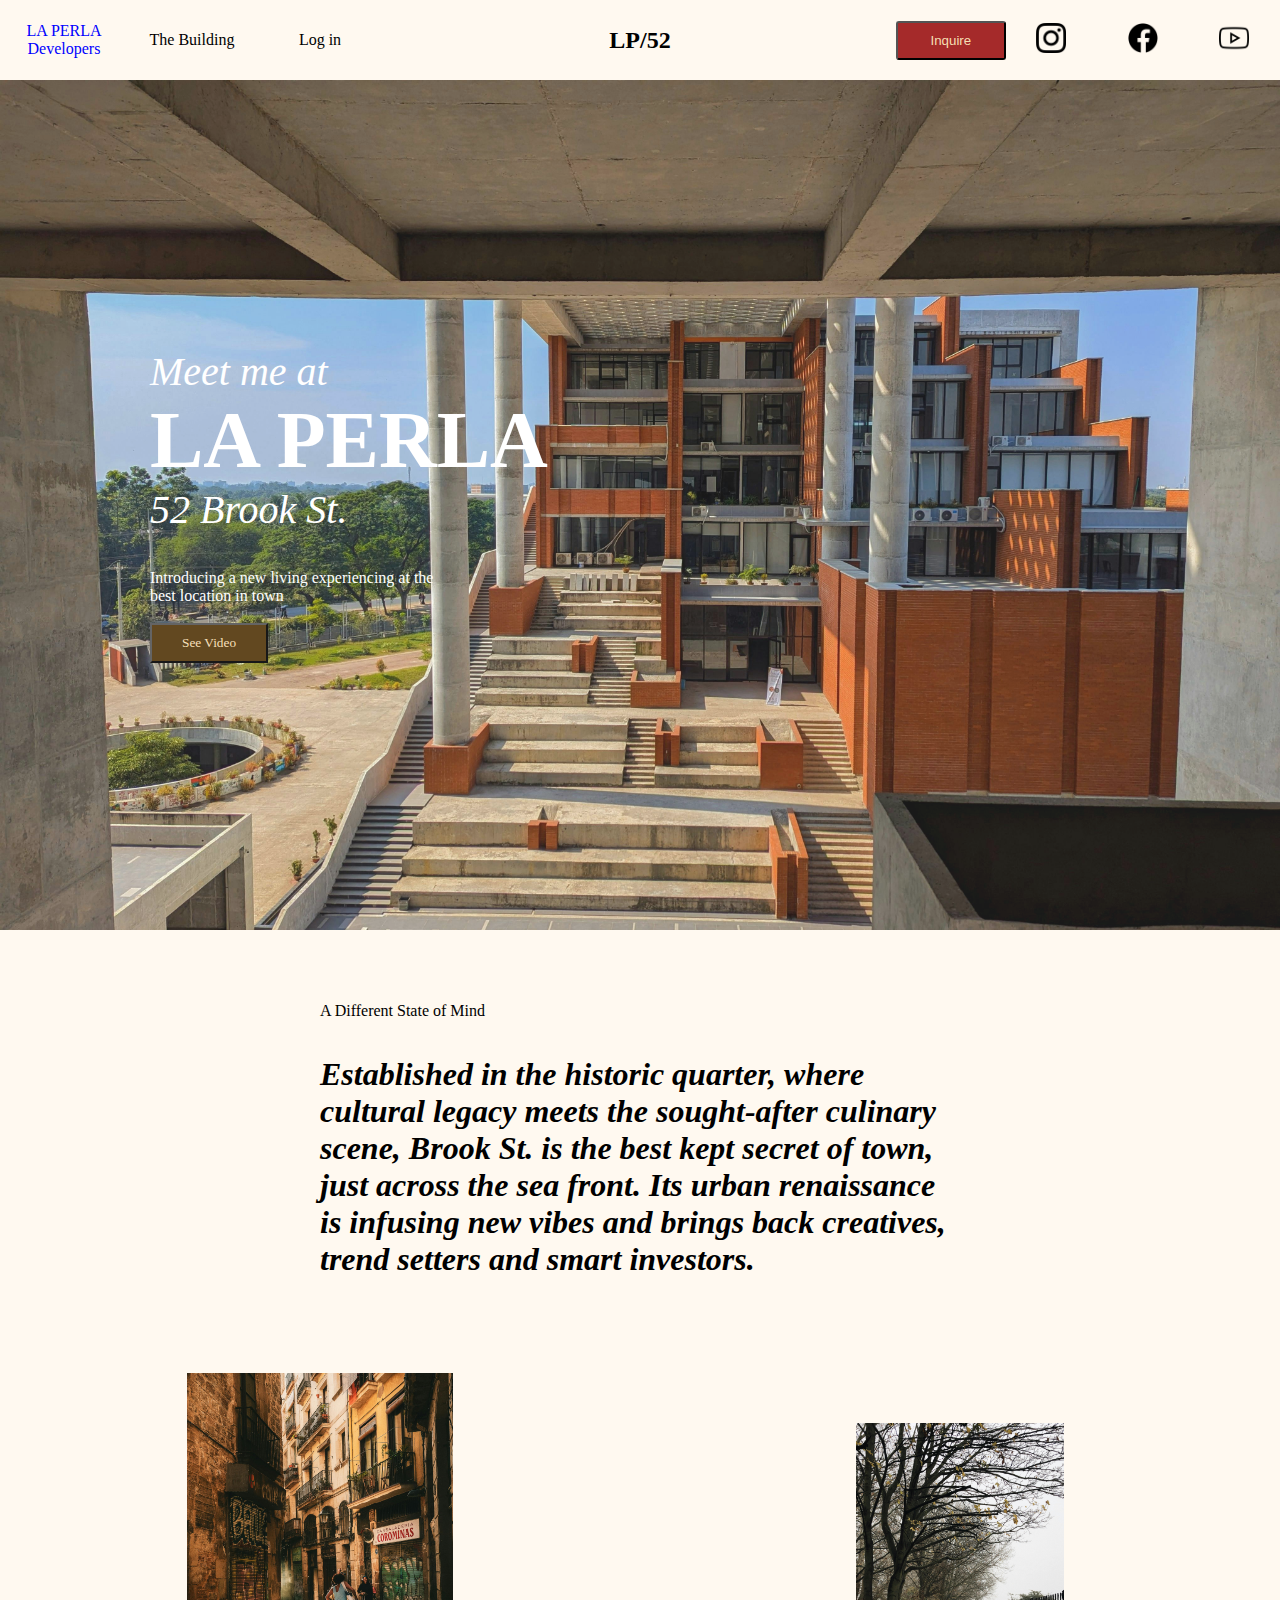
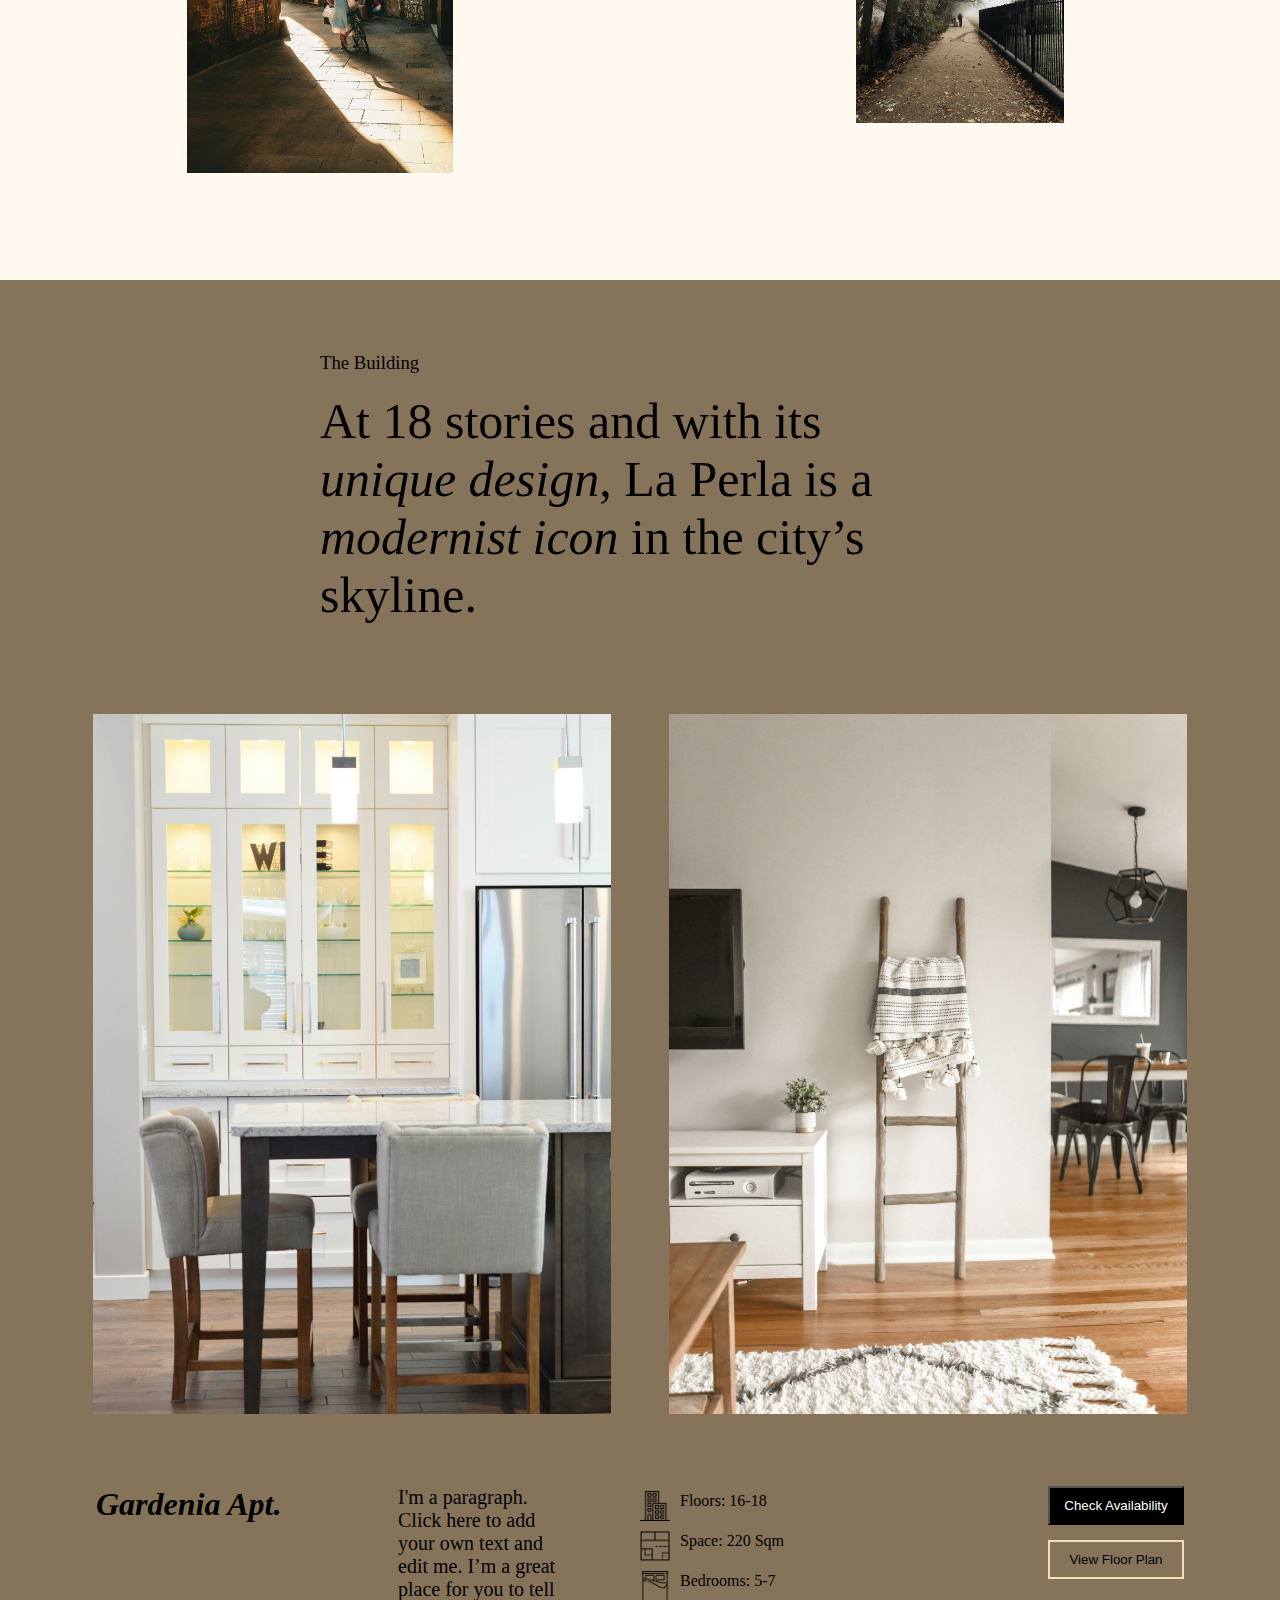
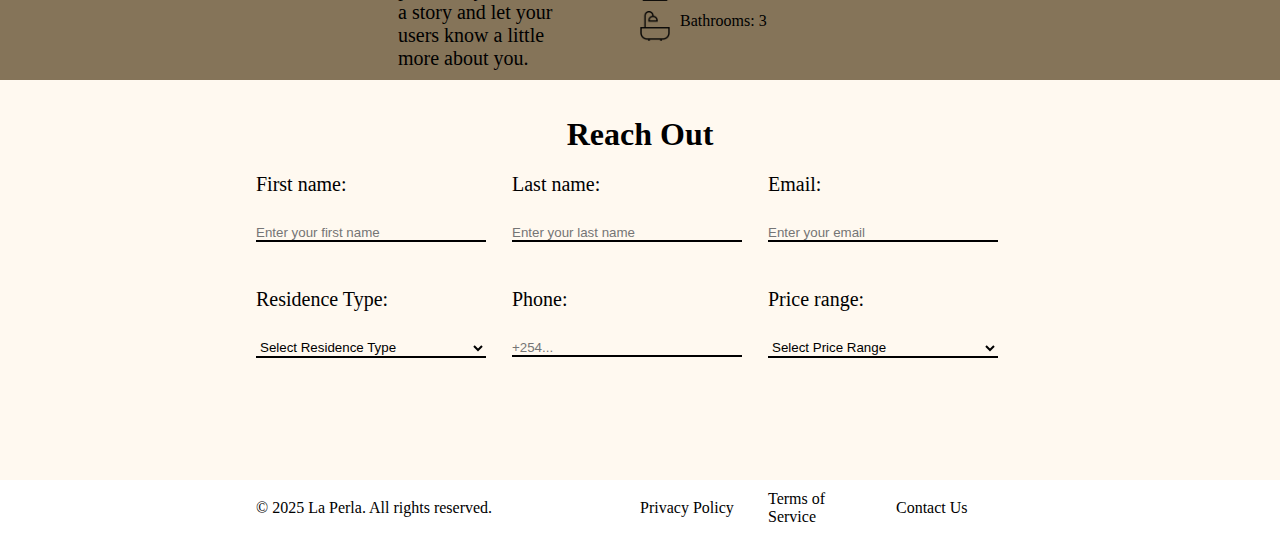
<file: CSS LAB 2/index.html>
<!DOCTYPE html>
<html lang="en">
<head>
    <meta charset="UTF-8">
    <meta name="viewport" content="width=device-width, initial-scale=1.0">
    <title>Home</title>
    <link rel="stylesheet" href="index.css">
</head>
<body>
    <div class="header">

        <div class="header-left">
            <ul class="header-links">
                <li><a href="index.html" style="color: blue;">LA PERLA Developers</a></li>
                <li><a href="Buildings.html" target="_self">The Building</a></li>
                <li><a href="login.html" target="_blank">Log in</a></li>

            </ul>
        </div>

        <div class="header-center">
            <div class="title">
                <h1 id="demo">LP/52</h1>
            </div>
        </div>

        <div class="header-right">
            <button>Inquire</button>
            <a href="#"><img src="images/instagram.png" alt=""></a>
            <a href="#"><img src="images/facebook.png" alt=""></a>
            <a href="#"><img src="images/youtube.png" alt=""></a>
        </div>

    </div>

    <div class="page1">
        <div class="page1-text">
            <h2><i>Meet me at</i></h2>
            <h1>LA PERLA</h1>
            <h2><i>52 Brook St.</i></h2>
            <br><br>
            <p>Introducing a new living experiencing at the <br>best location in town</p>
            <br>
            <button>See Video</button>
        </div>
    </div>
    
    <div class="page2">
        <br><br><br><br>
        <div class="page2-text">
            <p>A Different State of Mind</p>
            <br><br>
            <h1><i>Established in the historic quarter, where cultural legacy meets the sought-after culinary scene, Brook St. is the best kept secret of town, just across the sea front. Its urban renaissance is infusing new vibes and brings back creatives, trend setters and smart investors.</i></h1>

        </div>

        <br><br><br><br>

        <div class="page2-images">
            <div class="page2-image1">
                <img src="images/path2.jpg" alt="">
            </div>

            <div class="page2-image2">
                <img src="images/path1.jpg" alt="">
                
            </div>
        </div>


        
    </div>

    <div class="page3">
        <br><br><br><br>
        <div class="page3-text-top">
            <h3>The Building</h3>
            <br>
            <h1>At 18 stories and with its <i>unique design</i>, La Perla is a <i>modernist icon</i> in the city’s skyline.</h1>
        </div>

        <br><br><br><br><br>

        <div class="page3-images">
            <div class="page3-image1">
                <img src="images/kitchen1.jpg" alt="image">
            </div>

            <div class="page3-image2">
                <img src="images/kitchen2.jpg" alt="image">
            </div>
        </div>

        <br><br><br><br>

        <div class="page3-text-bottom">
            <div class="page3-section1">
                <h1><i>Gardenia Apt.</i></h1>
            </div>

            <div class="page3-section2">
                <p>I'm a paragraph. Click here to add your own text and edit me. I’m a great place for you to tell a story and let your users know a little more about you.</p>

            </div>

            <div class="page3-section3">
                <ul>
                    <div class="housing">
                        <img src="images/icons/building.png" alt="">
                        <li>Floors: 16-18</li>
                    </div>

                    <div class="housing">
                        <img src="images/icons/layout-design.png" alt="">
                        <li>Space: 220 Sqm</li>
                    </div>

                    <div class="housing">
                        <img src="images/icons/bed.png" alt="">
                        <li>Bedrooms: 5-7</li>
                    </div>

                    <div class="housing">
                        <img src="images/icons/bathroom.png" alt="">
                        <li>Bathrooms: 3</li>
                    </div>
                    
                </ul>
            </div>

            <div class="page3-section4">
                <div class="page3-button1">
                    <button>Check Availability</button>
                </div>

                <div class="page3-button2">
                    <button>View Floor Plan</button>
                </div>
            </div>
        </div>
    </div>

    <div class="page4">
        <div class="page4-form">
            <br><br>
            <h1>Reach Out</h1>

            <div id="form">
                <form>

                    <div id="form-left">
                        <label for="">First name: </label>
                        <br><br>
                        <input type="text" name="first-name" id="first-name" placeholder="Enter your first name">
                        <br><br><br>
                        <label for="">Residence Type: </label>
                        <br><br>
                        <select name="" id="Residence-Type">
                            <option value="">Select Residence Type</option>
                            <option value="">1 Bedroom</option>
                            <option value="">2 Bedroom</option>
                            <option value="">3 Bedroom</option>
                            <option value="">4 Bedroom</option>
                            <option value="">Villa</option>
                        </select>
                    </div>

                    <div id="form-center">
                        <label for="">Last name: </label>
                        <br><br>
                        <input type="text" name="last-name" id="last-name" placeholder="Enter your last name">  
                        <br><br><br>
                        <label for="">Phone: </label>
                        <br><br>
                        <input type="tel" name="phone" id="phone" placeholder="+254...">
                    </div>

                    <div id="form-right">
                        <label for="">Email: </label>
                        <br><br>
                        <input type="email" name="email" id="email" placeholder="Enter your email">
                        <br><br><br>
                        <label for="">Price range: </label>
                        <br><br>
                        <select name="" id="Price-Range">
                            <option value="">Select Price Range</option>
                            <option value="">$100,000 - $200,000</option>
                            <option value="">$200,000 - $300,000</option>
                            <option value="">$300,000 - $400,000</option>
                            <option value="">$400,000 - $500,000</option>
                            <option value="">$500,000+</option>
                        </select>
                    </div>
                </form>

            </div>


        </div>

    </div>

    <footer>
        <div class="footer-text">
            <p id="">&copy; 2025 La Perla. All rights reserved.</p>
        </div>

        <div class="footer-links">
            <ul>
                <li><a href="#">Privacy Policy</a></li>
                <li><a href="#">Terms of Service</a></li>
                <li><a href="#">Contact Us</a></li>
            </ul>
        </div>
    </footer>
    




    <script src="index.js"></script>


</body>
</html>
</file>
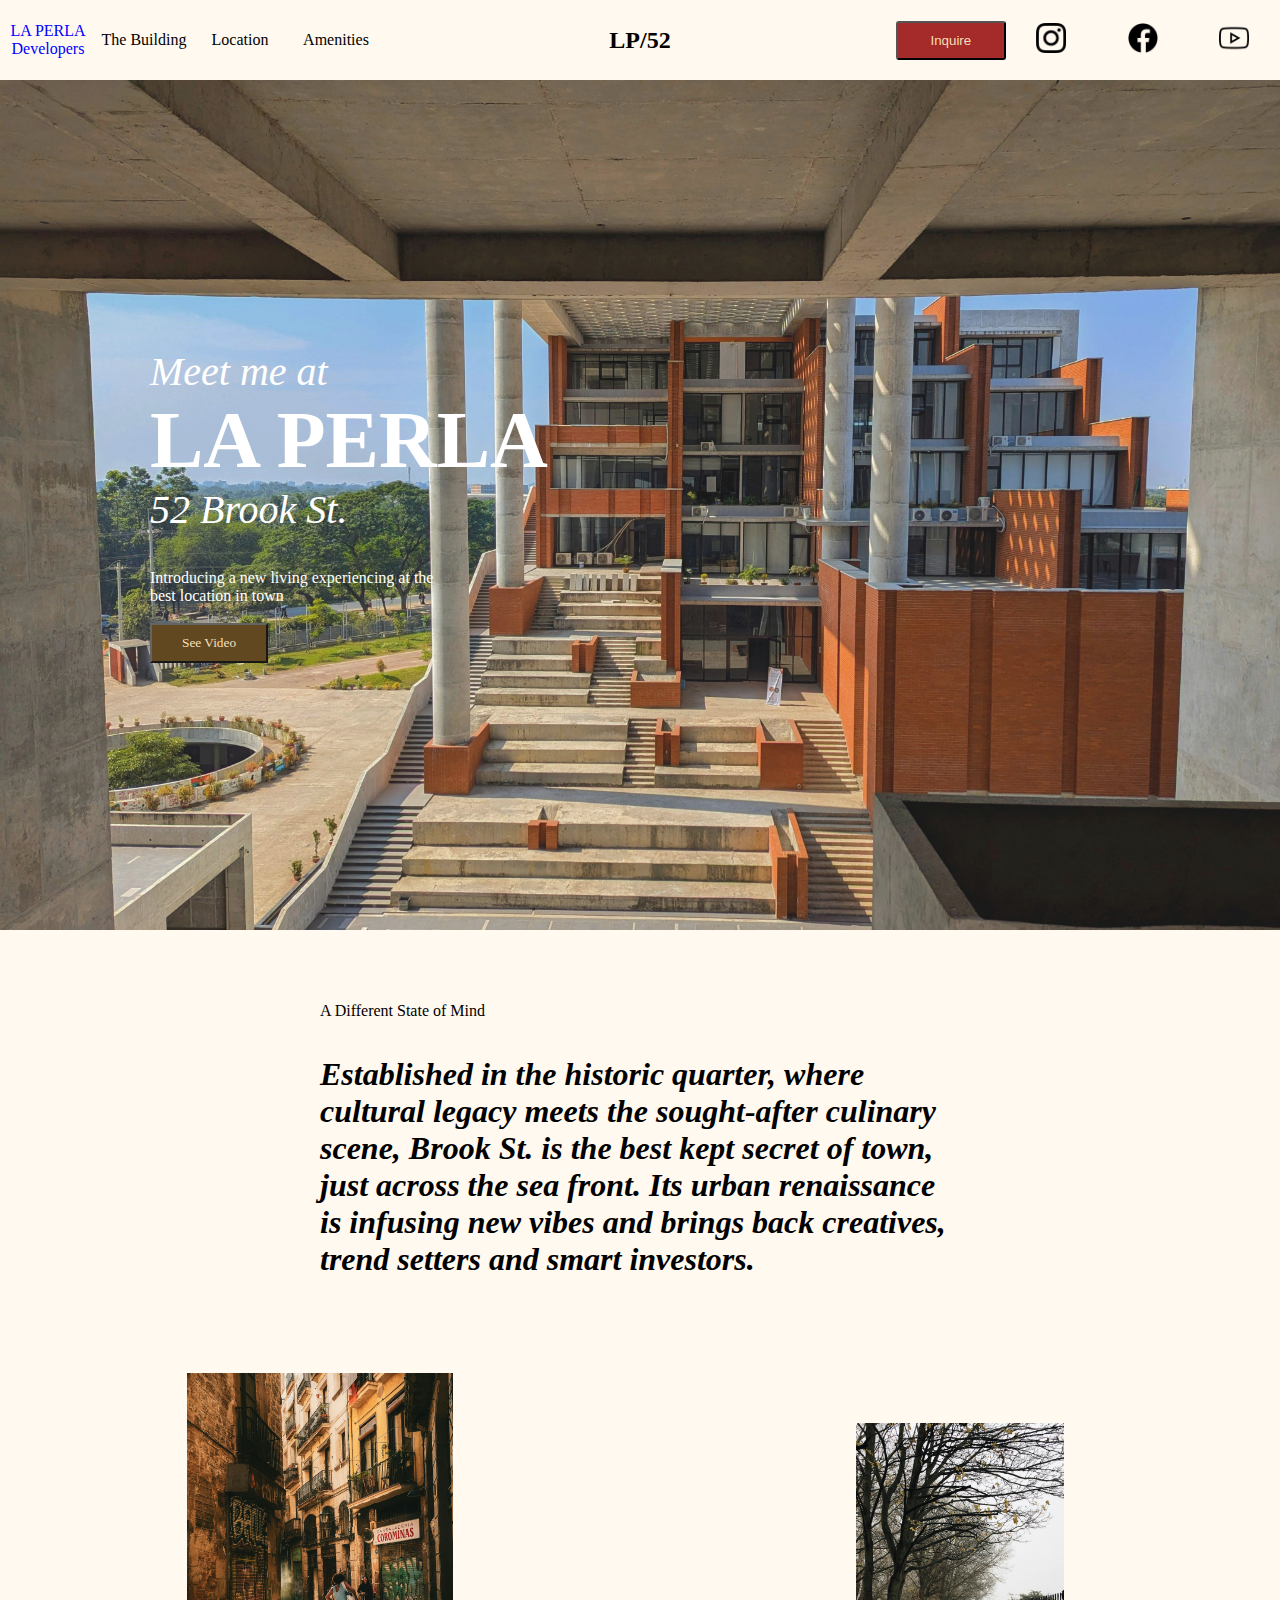
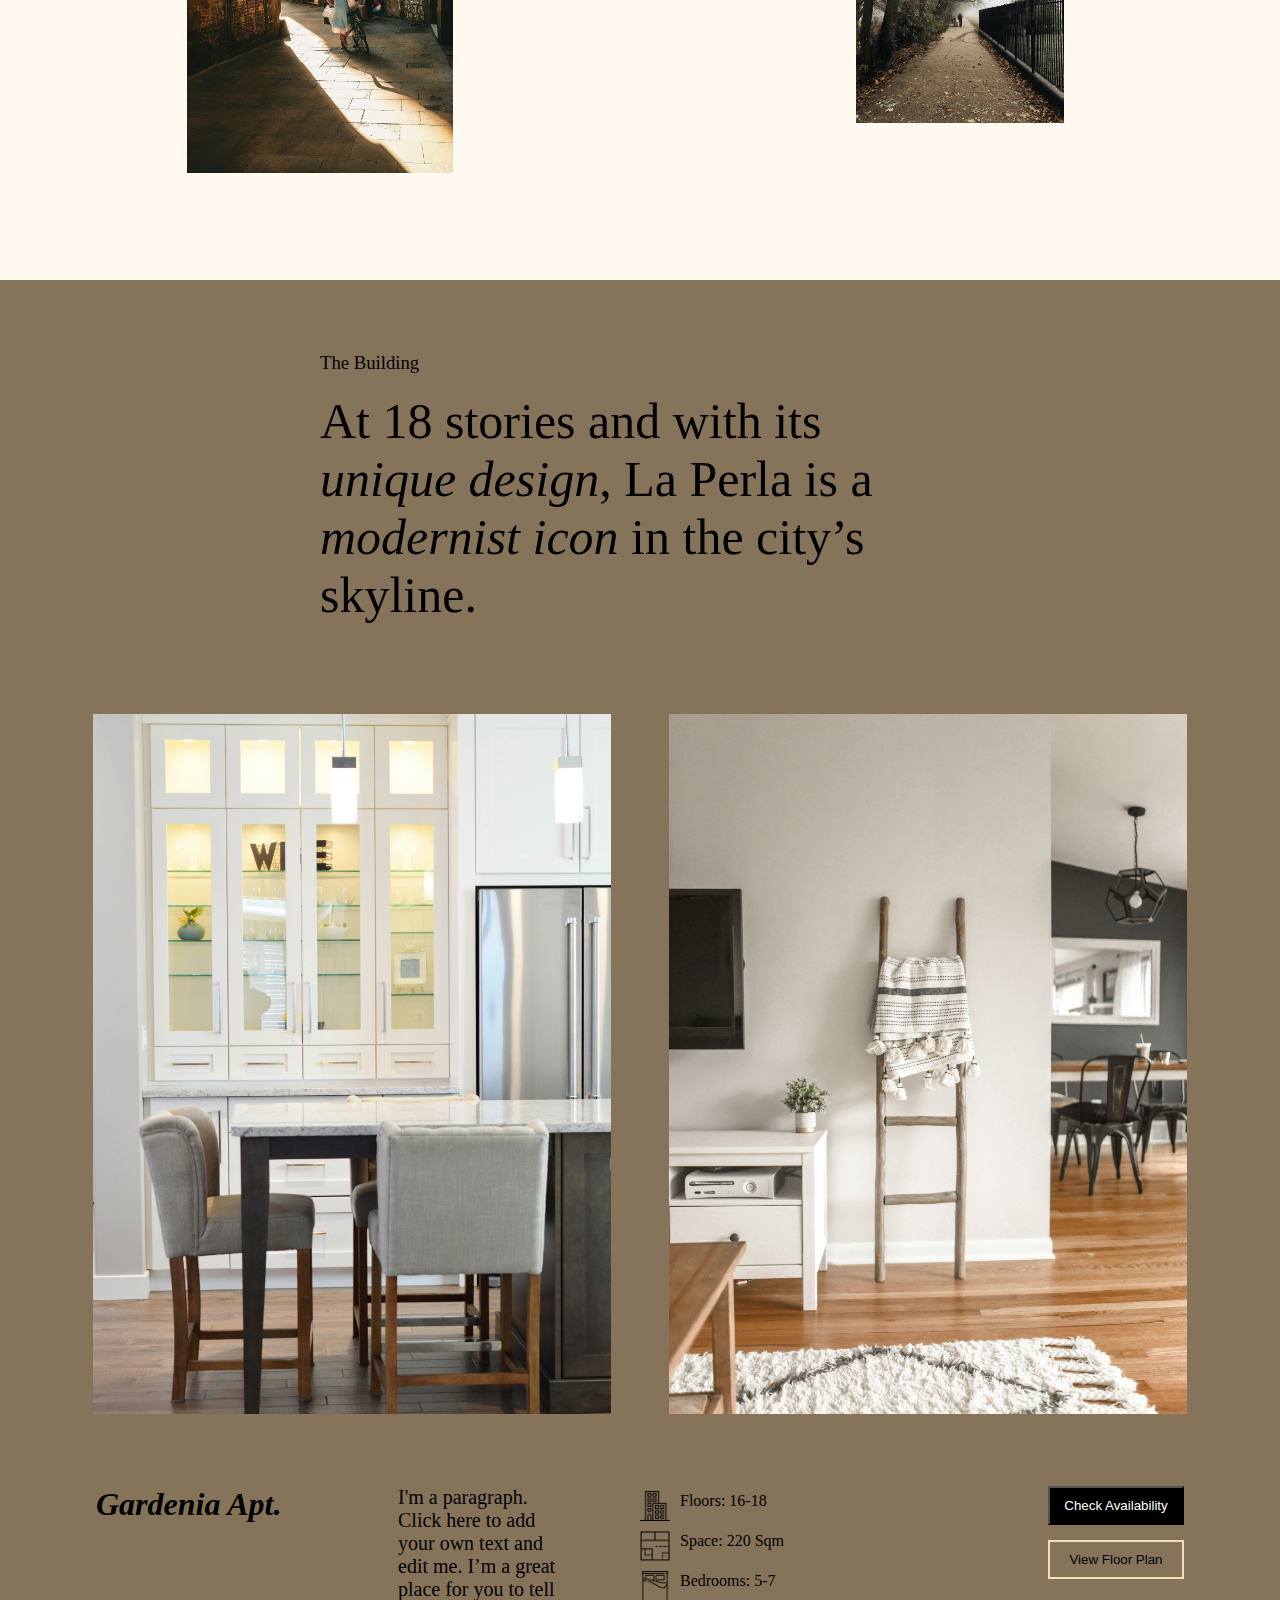
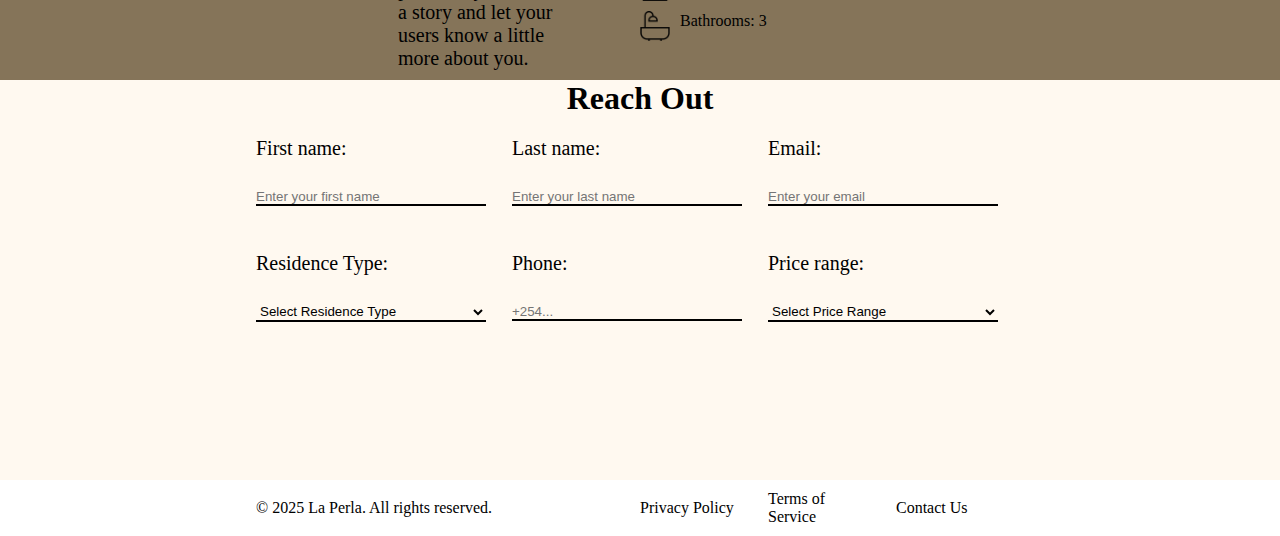
<file: REAL ESTATE LAB/index.html>
<!DOCTYPE html>
<html lang="en">
<head>
    <meta charset="UTF-8">
    <meta name="viewport" content="width=device-width, initial-scale=1.0">
    <title>Document</title>
    <link rel="stylesheet" href="index.css">
</head>
<body>
    <div class="header">

        <div class="header-left">
            <ul class="header-links">
                <li><a href="Developers.html" style="color: blue;">LA PERLA Developers</a></li>
                <li><a href="#">The Building</a></li>
                <li><a href="#">Location</a></li>
                <li><a href="#">Amenities</a></li>
            </ul>
        </div>

        <div class="header-center">
            <div class="title">
                <h1>LP/52</h1>
            </div>
        </div>

        <div class="header-right">
            <button>Inquire</button>
            <a href="#"><img src="images/instagram.png" alt=""></a>
            <a href="#"><img src="images/facebook.png" alt=""></a>
            <a href="#"><img src="images/youtube.png" alt=""></a>
        </div>

    </div>

    <div class="page1">
        <div class="page1-text">
            <h2><i>Meet me at</i></h2>
            <h1>LA PERLA</h1>
            <h2><i>52 Brook St.</i></h2>
            <br><br>
            <p>Introducing a new living experiencing at the <br>best location in town</p>
            <br>
            <button>See Video</button>
        </div>
    </div>
    
    <div class="page2">
        <br><br><br><br>
        <div class="page2-text">
            <p>A Different State of Mind</p>
            <br><br>
            <h1><i>Established in the historic quarter, where cultural legacy meets the sought-after culinary scene, Brook St. is the best kept secret of town, just across the sea front. Its urban renaissance is infusing new vibes and brings back creatives, trend setters and smart investors.</i></h1>

        </div>

        <br><br><br><br>

        <div class="page2-images">
            <div class="page2-image1">
                <img src="images/path2.jpg" alt="">
            </div>

            <div class="page2-image2">
                <img src="images/path1.jpg" alt="">
                
            </div>
        </div>


        
    </div>

    <div class="page3">
        <br><br><br><br>
        <div class="page3-text-top">
            <h3>The Building</h3>
            <br>
            <h1>At 18 stories and with its <i>unique design</i>, La Perla is a <i>modernist icon</i> in the city’s skyline.</h1>
        </div>

        <br><br><br><br><br>

        <div class="page3-images">
            <div class="page3-image1">
                <img src="images/kitchen1.jpg" alt="image">
            </div>

            <div class="page3-image2">
                <img src="images/kitchen2.jpg" alt="image">
            </div>
        </div>

        <br><br><br><br>

        <div class="page3-text-bottom">
            <div class="page3-section1">
                <h1><i>Gardenia Apt.</i></h1>
            </div>

            <div class="page3-section2">
                <p>I'm a paragraph. Click here to add your own text and edit me. I’m a great place for you to tell a story and let your users know a little more about you.</p>

            </div>

            <div class="page3-section3">
                <ul>
                    <div class="housing">
                        <img src="images/icons/building.png" alt="">
                        <li>Floors: 16-18</li>
                    </div>

                    <div class="housing">
                        <img src="images/icons/layout-design.png" alt="">
                        <li>Space: 220 Sqm</li>
                    </div>

                    <div class="housing">
                        <img src="images/icons/bed.png" alt="">
                        <li>Bedrooms: 5-7</li>
                    </div>

                    <div class="housing">
                        <img src="images/icons/bathroom.png" alt="">
                        <li>Bathrooms: 3</li>
                    </div>
                    
                </ul>
            </div>

            <div class="page3-section4">
                <div class="page3-button1">
                    <button>Check Availability</button>
                </div>

                <div class="page3-button2">
                    <button>View Floor Plan</button>
                </div>
            </div>
        </div>
    </div>

    <div class="page4">
        <div class="page4-form">
            <h1>Reach Out</h1>

            <div id="form">
                <form>

                    <div id="form-left">
                        <label for="">First name: </label>
                        <br><br>
                        <input type="text" name="first-name" id="first-name" placeholder="Enter your first name">
                        <br><br><br>
                        <label for="">Residence Type: </label>
                        <br><br>
                        <select name="" id="Residence-Type">
                            <option value="">Select Residence Type</option>
                            <option value="">1 Bedroom</option>
                            <option value="">2 Bedroom</option>
                            <option value="">3 Bedroom</option>
                            <option value="">4 Bedroom</option>
                            <option value="">Villa</option>
                        </select>
                    </div>

                    <div id="form-center">
                        <label for="">Last name: </label>
                        <br><br>
                        <input type="text" name="last-name" id="last-name" placeholder="Enter your last name">  
                        <br><br><br>
                        <label for="">Phone: </label>
                        <br><br>
                        <input type="tel" name="phone" id="phone" placeholder="+254...">
                    </div>

                    <div id="form-right">
                        <label for="">Email: </label>
                        <br><br>
                        <input type="email" name="email" id="email" placeholder="Enter your email">
                        <br><br><br>
                        <label for="">Price range: </label>
                        <br><br>
                        <select name="" id="Price-Range">
                            <option value="">Select Price Range</option>
                            <option value="">$100,000 - $200,000</option>
                            <option value="">$200,000 - $300,000</option>
                            <option value="">$300,000 - $400,000</option>
                            <option value="">$400,000 - $500,000</option>
                            <option value="">$500,000+</option>
                        </select>
                    </div>
                </form>

            </div>


        </div>

    </div>

    <footer>
        <div class="footer-text">
            <p>&copy; 2025 La Perla. All rights reserved.</p>
        </div>

        <div class="footer-links">
            <ul>
                <li><a href="#">Privacy Policy</a></li>
                <li><a href="#">Terms of Service</a></li>
                <li><a href="#">Contact Us</a></li>
            </ul>
        </div>
    </footer>
    

    


</body>
</html>
</file>
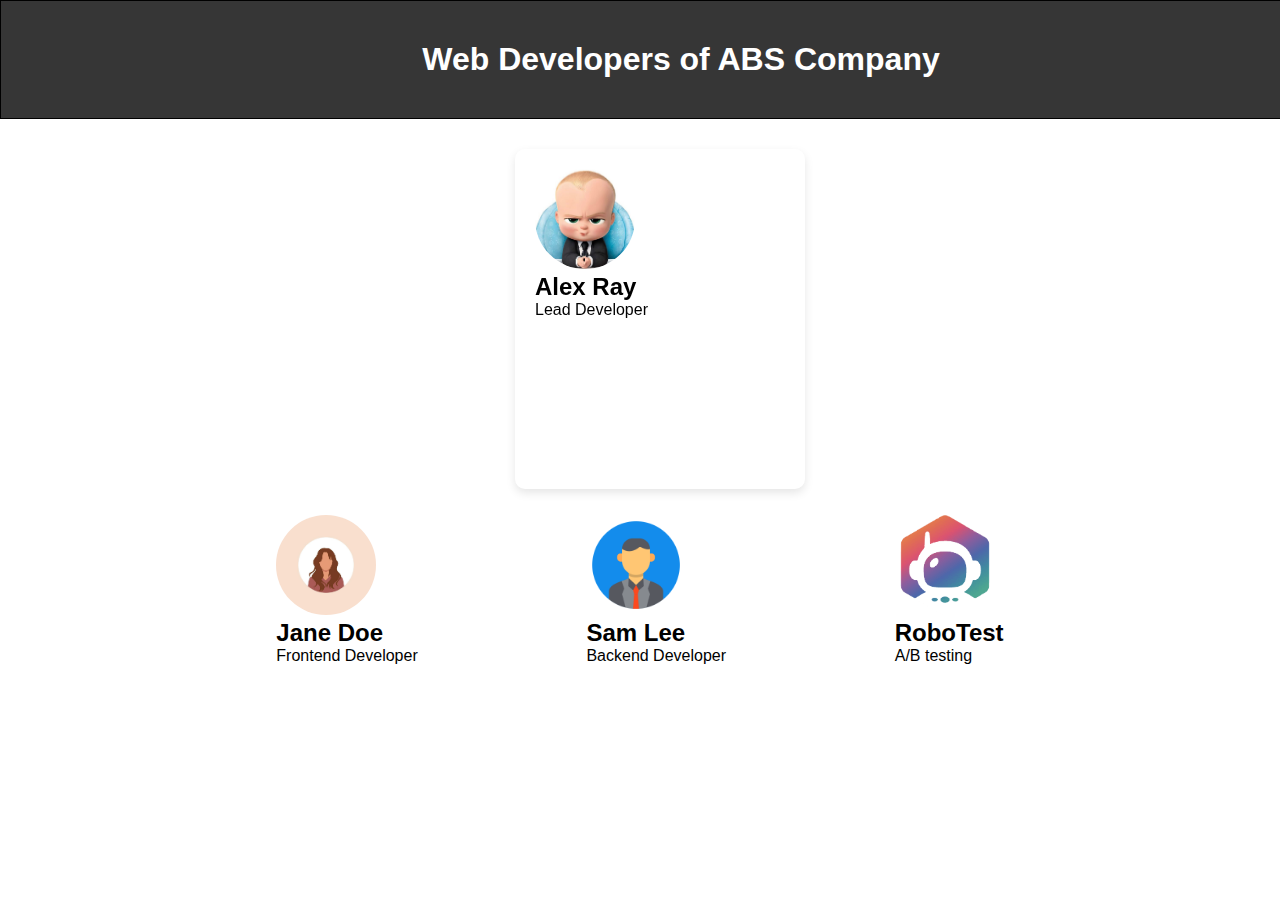
<file: Web Developers of ABS Company/index.html>
<!DOCTYPE html>
<html lang="en">
<head>
    <meta charset="UTF-8">
    <meta name="viewport" content="width=device-width, initial-scale=1.0">
    <title>Document</title>
    <link rel="stylesheet" href="index.css">
</head>
<body>
    <div class="header">
        <h1>Web Developers of ABS Company</h1>
    </div>

    <!--div for the flip card;  card for 3D, inner for rotating element-->
  <div class="lead-container">
    <div class="flip-card">
      <div class="flip-card-inner">
        <div class="flip-card-front">
          <img src="boss.jpg" alt="Lead Developer">
          <h2>Alex Ray</h2>
          <p>Lead Developer</p>
        </div>
        <div class="flip-card-back">
          <h2>Alex Ray</h2>
          <p>10 years of experience in full-stack development. Loves clean code!</p>
        </div>
      </div>
    </div>
  </div>

  <br><br>

    <!--div for the team members;  member for each team member-->

   <div class="team">

        <div class="member">
            <img src="woman.jpg" alt="Member 1">
            <h2>Jane Doe</h2>
            <p>Frontend Developer</p>
        </div>
        <div class="member">
            <img src="man.png" alt="Member 2">
            <h2>Sam Lee</h2>
            <p>Backend Developer</p>
        </div>
        <div class="member">
            <img src="robot.png" alt="Member 3">
            <h2>RoboTest</h2>
            <p>A/B testing</p>
        </div>
        
   </div>
    
</body>
</html>
</file>
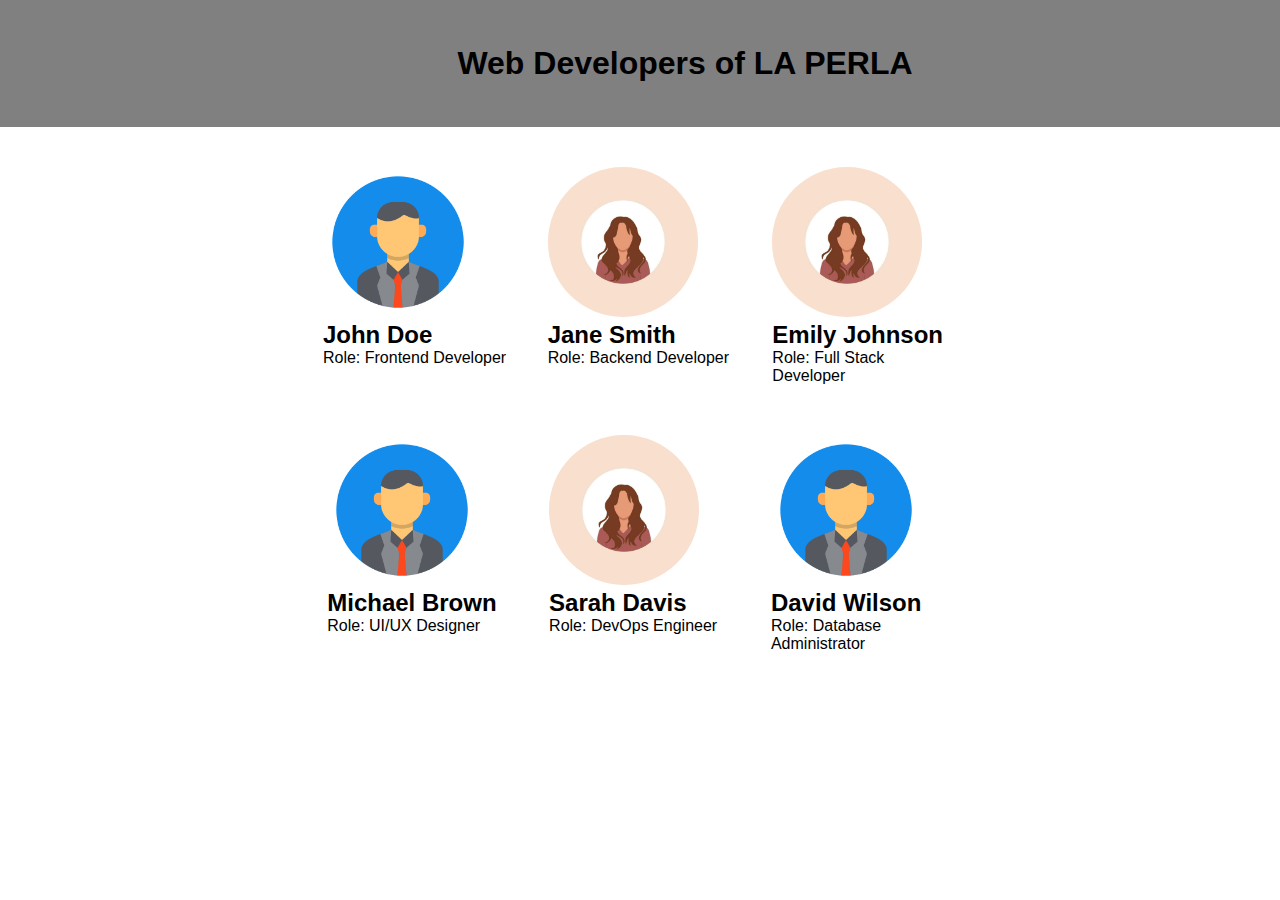
<file: CSS LAB 2/Developers.html>
<!DOCTYPE html>
<html lang="en">
<head>
    <meta charset="UTF-8">
    <meta name="viewport" content="width=device-width, initial-scale=1.0">
    <title>Web Developers of LA PERLA</title>
    <link rel="stylesheet" href="developers.css">
</head>
<body>
    <header>
        <h1>Web Developers of LA PERLA</h1>
    </header>

    <div class="people">
        <section class="developer">
            <img src="images/man.png" alt="photo">
            <h2>John Doe</h2>
            <p>Role: Frontend Developer</p>
        </section>

        <section class="developer">
            <img src="images/woman.jpg" alt="photo">
            <h2>Jane Smith</h2>
            <p>Role: Backend Developer</p>
        </section>

        <section class="developer">
            <img src="images/woman.jpg" alt="photo">
            <h2>Emily Johnson</h2>
            <p>Role: Full Stack Developer</p>
        </section>

    </div>

    <div class="people">
        <section class="developer">
            <img src="images/man.png" alt="photo">
            <h2>Michael Brown</h2>
            <p>Role: UI/UX Designer</p>
            
        </section>
        <section class="developer">
            <img src="images/woman.jpg" alt="photo">
            <h2>Sarah Davis</h2>
            <p>Role: DevOps Engineer</p>
            
        </section>
        <section class="developer">
            <img src="images/man.png" alt="photo">
            <h2>David Wilson</h2>
            <p>Role: Database Administrator</p>
            
        </section>
    </div>
</body>
</html>
</file>
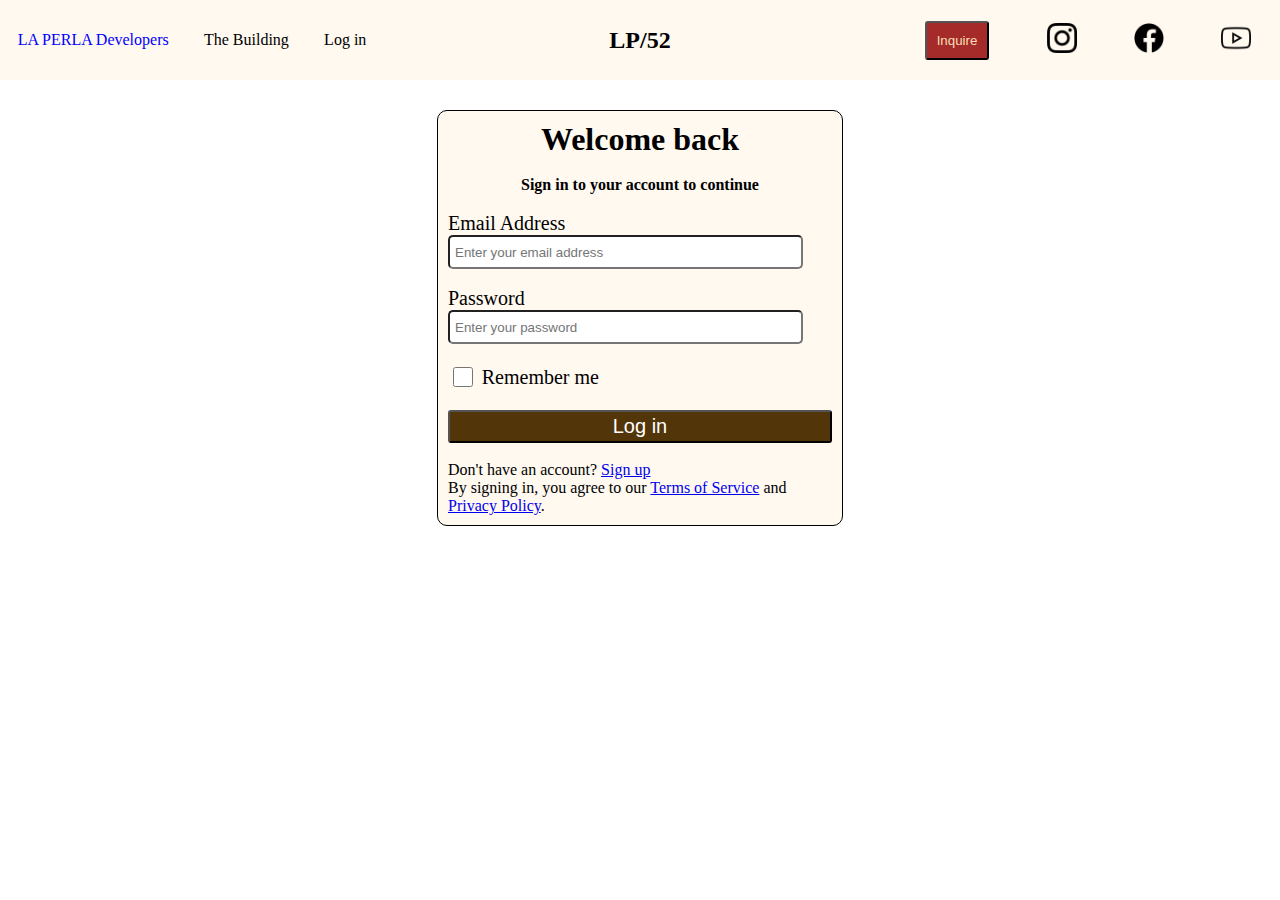
<file: CSS LAB 2/login.html>
<!DOCTYPE html>
<html lang="en">
<head>
    <meta charset="UTF-8">
    <meta name="viewport" content="width=device-width, initial-scale=1.0">
    <title>Log in</title>
    <link rel="stylesheet" href="login.css">
</head>
<body>

     <div class="header">

        <div class="header-left">
            <ul class="header-links">
                <li><a href="index.html" style="color: blue;">LA PERLA Developers</a></li>
                <li><a href="Buildings.html" target="_self">The Building</a></li>
                <li><a href="login.html" target="_blank">Log in</a></li>

            </ul>
        </div>

        <div class="header-center">
            <div class="title">
                <h1 id="demo">LP/52</h1>
            </div>
        </div>

        <div class="header-right">
            <button>Inquire</button>
            <a href="#"><img src="images/instagram.png" alt=""></a>
            <a href="#"><img src="images/facebook.png" alt=""></a>
            <a href="#"><img src="images/youtube.png" alt=""></a>
        </div>

    </div>
    
    <form action="">
        <div class="form-container">
        <h1 style="text-align: center;">Welcome back</h1>
        <br>
        <h4 style="text-align: center;">Sign in to your account to continue</h4>

        <br>

        <label for="">Email Address</label>
        <br>
        <input type="text" placeholder="Enter your email address" required>
        <br><br>
        <label for="">Password</label> 
        
        <br>
        <input type="password" placeholder="Enter your password" required>
        <br><br>
        <div style="display: flex;">
            <input type="checkbox" id="remember-me" style="width: 20px;">
            <label for="remember-me" style="width: 90%;">Remember me</label >
        </div>
        <br>   

        <button type="submit" style="width: 100%; padding: 3px; font-size: 20px; cursor: pointer; border-radius: 3px; background: #523508; color: white;">Log in</button>

        <br><br>
        
        <p>Don't have an account? <a href="signup.html">Sign up</a></p>
        <p>By signing in, you agree to our <a href="#">Terms of Service</a> and <a href="#">Privacy Policy</a>.</p>
        </div>
    </form>
</body>
</html>
</file>
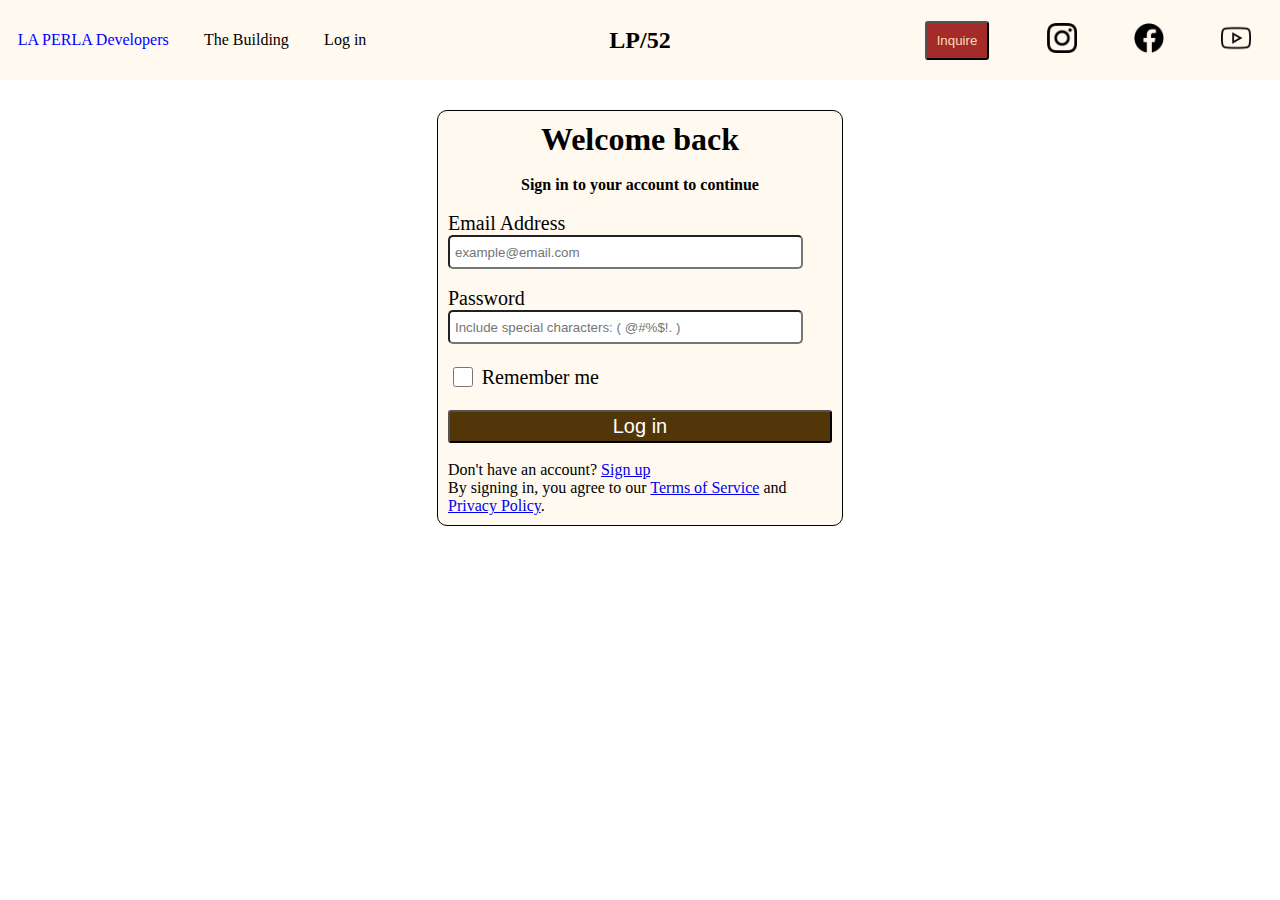
<file: JS LAB 2/login.html>
<!DOCTYPE html>
<html lang="en">
<head>
    <meta charset="UTF-8">
    <meta name="viewport" content="width=device-width, initial-scale=1.0">
    <title>Log in</title>
    <link rel="stylesheet" href="login.css">
</head>
<body>

     <div class="header">

        <div class="header-left">
            <ul class="header-links">
                <li><a href="index.html" style="color: blue;">LA PERLA Developers</a></li>
                <li><a href="Buildings.html" target="_self">The Building</a></li>
                <li><a href="login.html" target="_blank">Log in</a></li>

            </ul>
        </div>

        <div class="header-center">
            <div class="title">
                <h1 id="demo">LP/52</h1>
            </div>
        </div>

        <div class="header-right">
            <button>Inquire</button>
            <a href="#"><img src="images/instagram.png" alt=""></a>
            <a href="#"><img src="images/facebook.png" alt=""></a>
            <a href="#"><img src="images/youtube.png" alt=""></a>
        </div>

    </div>
    
    <form action="">
        <div class="form-container">
        <h1 style="text-align: center;">Welcome back</h1>
        <br>
        <h4 style="text-align: center;">Sign in to your account to continue</h4>

        <br>

        <label for="">Email Address</label>
        <br>
        <input type="text" placeholder="example@email.com" required pattern=".*[@].*[.com]" >
        <br><br>
        <label for="">Password</label> 
        
        <br>
        <input type="password" placeholder="Include special characters: ( @#%$!. )" required pattern=".*[@#%$!.].*" >
        <br><br>
        <div style="display: flex;">
            <input type="checkbox" id="remember-me" style="width: 20px;">
            <label for="remember-me" style="width: 90%;">Remember me</label >
        </div>
        <br>   

        <button type="submit" style="width: 100%; padding: 3px; font-size: 20px; cursor: pointer; border-radius: 3px; background: #523508; color: white;" id="login">Log in</button>

        <br><br>
        
        <p>Don't have an account? <a href="signup.html">Sign up</a></p>
        <p>By signing in, you agree to our <a href="#">Terms of Service</a> and <a href="#">Privacy Policy</a>.</p>
        </div>
    </form>

<script src="login.js"></script>
</body>
</html>
</file>
<file: CSS LAB 2/index.css>
*{
    margin: 0;
    padding: 0;
    width: 100%;
    margin: auto;
}


.header{
    display: flex;
    width: 100%;
    text-align: center;
    background: #fff9f0;
    height: 80px;
    align-items: center;
}


.header-left{
    width: 30%;
}

.header-links{
    display: flex;
    list-style-type: none;
}

.header-links a:hover{
    text-decoration: underline;
}

.header-links a{
    text-decoration: none;
    color: black;
    
}

.header-center{
    width: 40%;
    
}

.title h1{
    font-size: 24px;
}


.header-right{
    width: 30%;
    display: flex;
}

.header-right img{
    height: 30px;
    width: 30px;
    
}

.header-right button{
    background: brown;
    border-radius: 3px;
    padding: 10px;
    color: wheat;
}

.header-right button:hover{
    cursor:pointer;
    text-decoration: underline;
    transition: 0.2s;
    transform: scale(1.05);
}

.page1{
    height: 850px;
    
}

.page1-text{
    background-image: url(images/pexels-sabrina-akter-917937998-29401849.jpg);
    background-size: cover;
    opacity: .9;
    object-position: center;
    height: 100%;
    align-content: center;
    color: white;
    scroll-snap-type: mandatory;
    z-index: -1;
}

.page1-text h2{
    width: fit-content;
    margin-left: 150px;
    font-size: 40px;
    font-weight: 300;
}

.page1-text p{
    width: fit-content;
    margin-left: 150px;
    
}

.page1-text button{
    width: fit-content;
    margin-left: 150px;
    padding: 10px 30px;
    background: #523508;
    color: wheat;
    font-family: 'Times New Roman', Times, serif;
}

.page1-text button:hover{
    cursor:pointer;
    text-decoration: underline;
    transition: 0.2s;
    transform: scale(1.05);
}

.page1-text h1{
    width: fit-content;
    margin-left: 150px;
    font-size: 80px;
}

.page2{
    height: 950px;
    background: #fff9f0;
}

.page2-text{
    margin: auto;
    width: 50%;
}

.page2-images{
    display: flex;
    height: 450px;
    object-fit: cover;
    
}

.page2-image1 img{
    height: 400px;
    object-fit: contain;
    object-position: center;
}

.page2-image2 img{
    height: 300px;
    object-fit: contain;
    object-position: center;
}

.page3{
    height: 1400px;
    background: #857459;
}

.page3-text-top{
    width: 50%;
}

.page3-text-top h3{
    font-weight: 200;
}

.page3-text-top h1{
    font-size: 50px;
    font-weight: 200;
}

.page3-images{
    display: flex;
    width: 90%;
    text-align: center;
    height: 700px;
}

.page3-image1{
    width: 50%;
    margin-left: 0;
}

.page3-image1 img{
    width: 90%;
    height: 700px;
    object-fit: cover;
}

.page3-image2 img{
    width: 90%;
    height: 700px;
    object-fit: cover;
}

.page3-image2{
    width: 50%;
}

.page3-text-bottom{
    width: 85%;
    display: flex;
    height: 200px;
}

.page3-section1{
    width: 25%;
    margin-top: 0;
   
}

.page3-section2{
    width: 25%;
    margin-top: 0;
    font-size: 20px;

}

.page3-section2 p{
    width: 60%;
    margin-left: 30px;
}

.page3-section3{
    width: 25%;
    margin-top: 0;
}

.page3-section3 li{
    list-style: none;
    margin-bottom: 10px;
    align-content: center;
    height: 30px;
    
}

.housing{
    display: flex;
    align-content: center;
}

.housing img{
    width: 30px;
    margin-right: 10px;
}

.page3-section4{
    width: 25%;
    margin-top: 0;
}

.page3-section4 button{
    margin-bottom: 15px;
}

.page3-button1{
    width: 50%;
    margin-right: 0;
}

.page3-button2{
    width: 50%;
    margin-right: 0;
}

.page3-button1 button{
    background: black;
    color: white;
    margin-right: 0;
    padding: 10px;
    cursor: pointer;
}

.page3-button1 button:hover{
    text-decoration: underline;
}

.page3-button2 button{
    background: none;
    color: black;
    margin-right: 0;
    border: solid wheat 2px;
    padding: 10px;
    cursor: pointer;
}

.page3-button2 button:hover{
    background: black;
    color :white;
    transition: .3s;
    border: transparent;
    text-decoration: underline;
    
}

.page4{
    height: 400px;
    background: #fff9f0;
    margin-top: -30px;
    z-index: -1;
}

.page4-form{
    width: 60%;
    margin-top: 30px;
}

.page4-form h1{
    text-align: center;
}

#form{
    margin-top: 20px;
    width: 100%;
    font-size: 20px;
}

#form form{
    display: flex;
}

#form-left{
    margin-top: 0;
}

#form-left input{
    border: none;
    background: none;
    border-bottom: 2px solid black;
    width: 90%;
}

#form-center{
    margin-top: 0; 
}

#form-center input{
    border: none;
    background: none;
    border-bottom: 2px solid black;
    width: 90%;
}

#form-right{
    margin-top: 0;
}

#form-right input{
    border: none;
    background: none;
    border-bottom: 2px solid black;
    width: 90%;
}

#Residence-Type{
    background: none;
    border: none;
    border-bottom: solid black 2px;
    width: 90%;
}
#Residence-Type option{
    background: none;
}


#Price-Range{
    background: none;
    border: none;
    border-bottom: solid black 2px;
    width: 90%;
}

#Price-Range option{
    background: none;
}

footer{
    width: 60%;
    display: flex;
    padding: 10px;
}

.footer-links ul{
    display: flex;
}
.footer-links ul li{
    list-style: none;
    margin-right: 20px;
    
}
.footer-links a{
    text-decoration: none;
    color: black;
}   
.footer-links a:hover{
    text-decoration: underline;
}
</file>
<file: REAL ESTATE LAB/index.css>
*{
    margin: 0;
    padding: 0;
    width: 100%;
    margin: auto;
}


.header{
    display: flex;
    width: 100%;
    text-align: center;
    background: #fff9f0;
    height: 80px;
    align-items: center;
}


.header-left{
    width: 30%;
}

.header-links{
    display: flex;
    list-style-type: none;
}

.header-links a:hover{
    text-decoration: underline;
}

.header-links a{
    text-decoration: none;
    color: black;
    
}

.header-center{
    width: 40%;
    
}

.title h1{
    font-size: 24px;
}


.header-right{
    width: 30%;
    display: flex;
}

.header-right img{
    height: 30px;
    width: 30px;
    
}

.header-right button{
    background: brown;
    border-radius: 3px;
    padding: 10px;
    color: wheat;
}

.header-right button:hover{
    cursor:pointer;
    text-decoration: underline;
    transition: 0.2s;
    transform: scale(1.05);
}

.page1{
    height: 850px;
    
}

.page1-text{
    background-image: url(images/pexels-sabrina-akter-917937998-29401849.jpg);
    background-size: cover;
    opacity: .9;
    object-position: center;
    height: 100%;
    align-content: center;
    color: white;
    scroll-snap-type: mandatory;
    z-index: -1;
}

.page1-text h2{
    width: fit-content;
    margin-left: 150px;
    font-size: 40px;
    font-weight: 300;
}

.page1-text p{
    width: fit-content;
    margin-left: 150px;
    
}

.page1-text button{
    width: fit-content;
    margin-left: 150px;
    padding: 10px 30px;
    background: #523508;
    color: wheat;
    font-family: 'Times New Roman', Times, serif;
}

.page1-text button:hover{
    cursor:pointer;
    text-decoration: underline;
    transition: 0.2s;
    transform: scale(1.05);
}

.page1-text h1{
    width: fit-content;
    margin-left: 150px;
    font-size: 80px;
}

.page2{
    height: 950px;
    background: #fff9f0;
}

.page2-text{
    margin: auto;
    width: 50%;
}

.page2-images{
    display: flex;
    height: 450px;
    object-fit: cover;
    
}

.page2-image1 img{
    height: 400px;
    object-fit: contain;
    object-position: center;
}

.page2-image2 img{
    height: 300px;
    object-fit: contain;
    object-position: center;
}

.page3{
    height: 1400px;
    background: #857459;
}

.page3-text-top{
    width: 50%;
}

.page3-text-top h3{
    font-weight: 200;
}

.page3-text-top h1{
    font-size: 50px;
    font-weight: 200;
}

.page3-images{
    display: flex;
    width: 90%;
    text-align: center;
    height: 700px;
}

.page3-image1{
    width: 50%;
    margin-left: 0;
}

.page3-image1 img{
    width: 90%;
    height: 700px;
    object-fit: cover;
}

.page3-image2 img{
    width: 90%;
    height: 700px;
    object-fit: cover;
}

.page3-image2{
    width: 50%;
}

.page3-text-bottom{
    width: 85%;
    display: flex;
    height: 200px;
}

.page3-section1{
    width: 25%;
    margin-top: 0;
   
}

.page3-section2{
    width: 25%;
    margin-top: 0;
    font-size: 20px;

}

.page3-section2 p{
    width: 60%;
    margin-left: 30px;
}

.page3-section3{
    width: 25%;
    margin-top: 0;
}

.page3-section3 li{
    list-style: none;
    margin-bottom: 10px;
    align-content: center;
    height: 30px;
    
}

.housing{
    display: flex;
    align-content: center;
}

.housing img{
    width: 30px;
    margin-right: 10px;
}

.page3-section4{
    width: 25%;
    margin-top: 0;
}

.page3-section4 button{
    margin-bottom: 15px;
}

.page3-button1{
    width: 50%;
    margin-right: 0;
}

.page3-button2{
    width: 50%;
    margin-right: 0;
}

.page3-button1 button{
    background: black;
    color: white;
    margin-right: 0;
    padding: 10px;
    cursor: pointer;
}

.page3-button1 button:hover{
    text-decoration: underline;
}

.page3-button2 button{
    background: none;
    color: black;
    margin-right: 0;
    border: solid wheat 2px;
    padding: 10px;
    cursor: pointer;
}

.page3-button2 button:hover{
    background: black;
    color :white;
    transition: .3s;
    border: transparent;
    text-decoration: underline;
    
}

.page4{
    height: 400px;
    background: #fff9f0;
    margin-top: -30px;
    z-index: -1;
}

.page4-form{
    width: 60%;
    margin-top: 30px;
}

.page4-form h1{
    text-align: center;
}

#form{
    margin-top: 20px;
    width: 100%;
    font-size: 20px;
}

#form form{
    display: flex;
}

#form-left{
    margin-top: 0;
}

#form-left input{
    border: none;
    background: none;
    border-bottom: 2px solid black;
    width: 90%;
}

#form-center{
    margin-top: 0; 
}

#form-center input{
    border: none;
    background: none;
    border-bottom: 2px solid black;
    width: 90%;
}

#form-right{
    margin-top: 0;
}

#form-right input{
    border: none;
    background: none;
    border-bottom: 2px solid black;
    width: 90%;
}

#Residence-Type{
    background: none;
    border: none;
    border-bottom: solid black 2px;
    width: 90%;
}
#Residence-Type option{
    background: none;
}


#Price-Range{
    background: none;
    border: none;
    border-bottom: solid black 2px;
    width: 90%;
}

#Price-Range option{
    background: none;
}

footer{
    width: 60%;
    display: flex;
    padding: 10px;
}

.footer-links ul{
    display: flex;
}
.footer-links ul li{
    list-style: none;
    margin-right: 20px;
    
}
.footer-links a{
    text-decoration: none;
    color: black;
}   
.footer-links a:hover{
    text-decoration: underline;
}
</file>
<file: Web Developers of ABS Company/index.css>
*{
    margin: auto;
    width: 100%;
    font-family: Arial, Helvetica, sans-serif;
}

.header{
    border: 1px solid black;
    padding: 40px;
    background-color: #363636;
    text-align: center;
    color: white;
}

/* Flip Card Container */
.lead-container {
  display: flex;
  justify-content: center;
  margin: 30px 0;
}


/* Flip Card Styles */
.flip-card {
  background-color: transparent;
  width: 250px;
  height: 300px;
  perspective: 1000px;
  margin: 0 auto;
}

/* Flip card rotating element*/
.flip-card-inner {
  position: relative;
  width: 100%;
  height: 100%;
  transition: transform 0.6s;
  transform-style: preserve-3d;
}

/* set rotation on hover*/
.flip-card:hover .flip-card-inner {
  transform: rotateY(180deg);
}

/* card styling*/
.flip-card-front,
.flip-card-back {
  position: absolute;
  width: 100%;
  height: 100%;
  backface-visibility: hidden;
  border-radius: 10px;
  padding: 20px;
  box-shadow: 0 4px 10px rgba(0,0,0,0.1);
}

.flip-card-front img {
  width: 100px;
  height: 100px;
  border-radius: 50%;
}

/* differentiating the sides with colors*/
.flip-card-front {
  background-color: #fff;
}

/* differentiating the sides with colors*/
.flip-card-back {
  background-color: #007bff;
  color: white;
  transform: rotateY(180deg);
}

.member img{
    width: 100px;
    border-radius: 50%;
}

.team{
    display: flex;
    width: 70%;
}

.member{
    width: fit-content;
}
</file>
<file: CSS LAB 2/developers.css>
*{
    margin: auto;
    width: 100%;
    font-family: Arial, Helvetica, sans-serif;
}

header{
    text-align: center;
    padding: 45px;
    background-color: grey;
}

.people{
    display: flex;
    width: fit-content;
    margin: 30px auto;
}

.developer{
    margin: 10px 20px;
}

.developer img{
    width: 150px;
    height: 150px;
    border-radius: 50%;
}
</file>
<file: CSS LAB 2/login.css>
*{
    margin: auto;
    padding: 0;
    align-content: center;
}

.header{
    display: flex;
    width: 100%;
    text-align: center;
    background: #fff9f0;
    height: 80px;
    align-items: center;
}


.header-left{
    width: 30%;
}

.header-links{
    display: flex;
    list-style-type: none;
}

.header-links a:hover{
    text-decoration: underline;
}

.header-links a{
    text-decoration: none;
    color: black;
    
}

.header-center{
    width: 40%;
    
}

.title h1{
    font-size: 24px;
}


.header-right{
    width: 30%;
    display: flex;
}

.header-right img{
    height: 30px;
    width: 30px;
    
}

.header-right button{
    background: brown;
    border-radius: 3px;
    padding: 10px;
    color: wheat;
}

.header-right button:hover{
    cursor:pointer;
    text-decoration: underline;
    transition: 0.2s;
    transform: scale(1.05);
}


.form-container{
    border-radius: 10px;
    margin-top: 30px;
    width: 30%;
    border: solid 1px black;
    padding: 10px;
    background: #fff9f0;
    
}

.form-container label{
    font-size: 20px;
}

.form-container input{
    width: 90%;
    height: 30px;
    border-radius: 5px;
    padding-left: 5px;
}
</file>
<file: JS LAB 2/login.css>
*{
    margin: auto;
    padding: 0;
    align-content: center;
}

.header{
    display: flex;
    width: 100%;
    text-align: center;
    background: #fff9f0;
    height: 80px;
    align-items: center;
}


.header-left{
    width: 30%;
}

.header-links{
    display: flex;
    list-style-type: none;
}

.header-links a:hover{
    text-decoration: underline;
}

.header-links a{
    text-decoration: none;
    color: black;
    
}

.header-center{
    width: 40%;
    
}

.title h1{
    font-size: 24px;
}


.header-right{
    width: 30%;
    display: flex;
}

.header-right img{
    height: 30px;
    width: 30px;
    
}

.header-right button{
    background: brown;
    border-radius: 3px;
    padding: 10px;
    color: wheat;
}

.header-right button:hover{
    cursor:pointer;
    text-decoration: underline;
    transition: 0.2s;
    transform: scale(1.05);
}


.form-container{
    border-radius: 10px;
    margin-top: 30px;
    width: 30%;
    border: solid 1px black;
    padding: 10px;
    background: #fff9f0;
    
}

.form-container label{
    font-size: 20px;
}

.form-container input{
    width: 90%;
    height: 30px;
    border-radius: 5px;
    padding-left: 5px;
}
</file>
